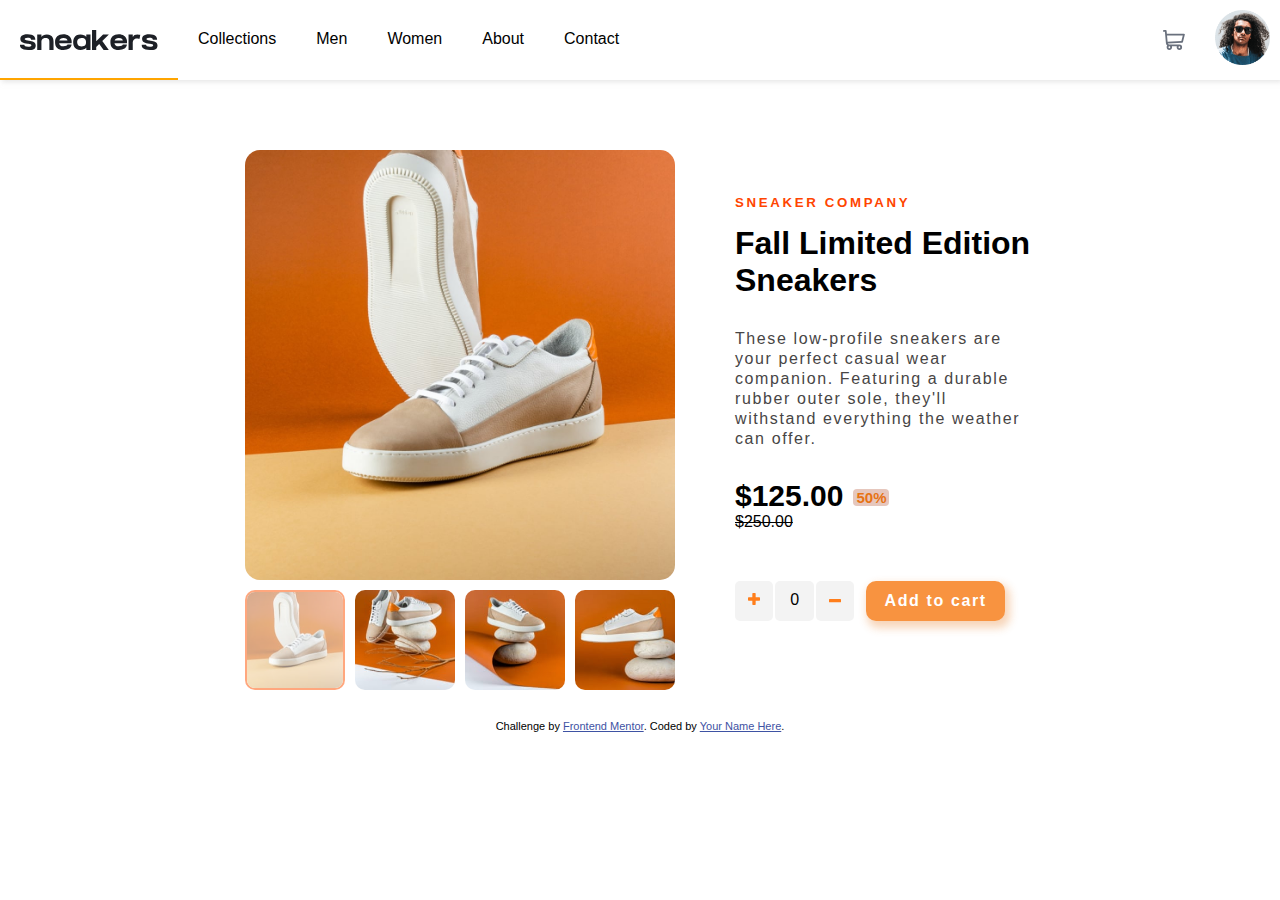
<file: index.html>
<!DOCTYPE html>
<html lang="en">
<head>
  <meta charset="UTF-8">
  <meta name="viewport" content="width=device-width, initial-scale=1.0"> <!-- displays site properly based on user's device -->

  <link rel="icon" type="image/png" sizes="32x32" href="./images/favicon-32x32.png">
  
  <title>Frontend Mentor | E-commerce product page</title>
  <link rel="preconnect" href="https://fonts.googleapis.com">
  <link rel="preconnect" href="https://fonts.gstatic.com" crossorigin>
  <link href="https: //fonts.googleapis.com/css2? family= Roboto:wght@100;500;900 & family= Shippori+Antique+B1 & display=swap" rel="stylesheet">
  <link rel="stylesheet" href="style.css" type="text/css">
  

  <!-- Feel free to remove these styles or customise in your own stylesheet 👍 -->
  <style>
    .attribution { font-size: 11px; text-align: center; }
    .attribution a { color: hsl(228, 45%, 44%); }
  </style>
</head>
<body>
  <nav>
    <ul class="nav__left">
      <li><svg width="138" height="20" xmlns="http://www.w3.org/2000/svg"><path d="M8.217 20c4.761 0 7.519-.753 7.519-4.606 0-3.4-3.38-4.172-6.66-4.682l-.56-.085-.279-.041-.35-.053c-2.7-.405-3.18-.788-3.18-1.471 0-.478.49-1.331 2.843-1.331 2.455 0 3.493.647 3.493 1.87v.134h4.281v-.133c0-2.389-1.35-5.238-7.774-5.238-5.952 0-7.201 2.584-7.201 4.752 0 3.097 2.763 4.086 7.223 4.675.21.028.433.054.659.081 1.669.197 3.172.42 3.172 1.585 0 1.01-1.615 1.222-3.298 1.222-2.797 0-3.784-.593-3.784-1.92v-.134H.002L0 14.926v.317c.008.79.118 1.913 1.057 2.862C2.303 19.362 4.712 20 8.217 20Zm13.21 0v-7.49c0-2.104.547-4.423 4.176-4.423 3.915 0 3.778 2.777 3.768 4.042V20h4.18v-7.768c0-2.264-.176-7.766-6.732-7.766-2.778 0-4.192.911-5.195 2.28h-.197V4.467H17.22V20h4.207Zm21.959 0c5.094 0 7.787-2.07 8.217-5.405H47.53c-.386 1.02-1.63 1.72-4.143 1.72-2.721 0-3.962-1.03-4.25-3.106h12.527c.24-2.13-.029-5.417-3.026-7.44v.005c-1.312-.915-3.056-1.465-5.251-1.465-5.24 0-8.336 2.772-8.336 7.845 0 5.17 3.02 7.846 8.336 7.846Zm4.099-9.574h-8.188c.486-1.574 1.764-2.431 4.089-2.431 2.994 0 3.755 1.267 4.099 2.431ZM70.499 20V4.457H66.29V6.74h-.176c-1.053-1.377-2.809-2.283-5.677-2.283-6.433 0-7.225 5.293-7.253 7.635v.137c0 2.092.732 7.771 7.241 7.771 2.914 0 4.684-.818 5.734-2.169h.131V20H70.5Zm-8.854-3.623c-3.996 0-4.447-3.032-4.447-4.148 0-1.21.426-4.148 4.455-4.148 3.631 0 4.374 2.044 4.374 4.148 0 2.35-.742 4.148-4.382 4.148ZM88.826 20l-6.529-9.045 6.588-6.488h-5.827l-6.836 6.756V0h-4.187v19.954h4.187V16.94l3.02-2.976L83.6 20h5.226Zm9.9 0c5.094 0 7.786-2.07 8.217-5.405h-4.074c-.387 1.02-1.63 1.72-4.143 1.72-2.721 0-3.962-1.03-4.25-3.106h12.527c.24-2.13-.029-5.417-3.026-7.44v.005c-1.312-.915-3.057-1.465-5.251-1.465-5.24 0-8.336 2.772-8.336 7.845 0 5.17 3.02 7.846 8.336 7.846Zm4.098-9.574h-8.187c.485-1.574 1.763-2.431 4.089-2.431 2.994 0 3.755 1.267 4.098 2.431ZM112.76 20v-6.97c0-2.103.931-4.542 4.05-4.542 1.33 0 2.393.236 2.785.346l.67-3.976c-.728-.16-1.626-.392-2.757-.392-2.665 0-3.622.794-4.486 2.282h-.262V4.466h-4.21V20h4.21Zm17.221 0c4.761 0 7.519-.753 7.519-4.606 0-3.4-3.38-4.172-6.66-4.682l-.56-.085-.279-.041-.349-.053c-2.701-.405-3.181-.788-3.181-1.471 0-.478.49-1.331 2.843-1.331 2.455 0 3.493.647 3.493 1.87v.134h4.282v-.133c0-2.389-1.35-5.238-7.775-5.238-5.952 0-7.201 2.584-7.201 4.752 0 3.097 2.763 4.086 7.224 4.675.21.028.432.054.658.081 1.669.197 3.172.42 3.172 1.585 0 1.01-1.615 1.222-3.298 1.222-2.796 0-3.784-.593-3.784-1.92v-.134h-4.319l-.001.301v.317c.008.79.117 1.913 1.056 2.862 1.246 1.257 3.655 1.895 7.16 1.895Z" fill="#1D2026" fill-rule="nonzero"/></svg></li>
      <li>Collections</li>
      <li>Men</li>
      <li>Women</li> 
      <li>About</li>
      <li>Contact</li>
    </ul>
    <ul class="nav__right">
      <li class="cart-svg"><svg width="22" height="20" xmlns="http://www.w3.org/2000/svg"><path d="M20.925 3.641H3.863L3.61.816A.896.896 0 0 0 2.717 0H.897a.896.896 0 1 0 0 1.792h1l1.031 11.483c.073.828.52 1.726 1.291 2.336C2.83 17.385 4.099 20 6.359 20c1.875 0 3.197-1.87 2.554-3.642h4.905c-.642 1.77.677 3.642 2.555 3.642a2.72 2.72 0 0 0 2.717-2.717 2.72 2.72 0 0 0-2.717-2.717H6.365c-.681 0-1.274-.41-1.53-1.009l14.321-.842a.896.896 0 0 0 .817-.677l1.821-7.283a.897.897 0 0 0-.87-1.114ZM6.358 18.208a.926.926 0 0 1 0-1.85.926.926 0 0 1 0 1.85Zm10.015 0a.926.926 0 0 1 0-1.85.926.926 0 0 1 0 1.85Zm2.021-7.243-13.8.81-.57-6.341h15.753l-1.383 5.53Z" fill="#69707D" fill-rule="nonzero"/></svg></li>
      <div class="cart">
        <h2>Cart</h2>
        <p>Your cart is empty.</p>
      </div>  
      <li><img src="images/image-avatar.png" width="55" height="55"></li>
    </ul>
  </nav>
  <main>

    <section class="image">
      <div id="big-img" class="bigger-1">
      </div>  
      <div class="small">
        <img id ="img1" class="onclick" src="images/image-product-1-thumbnail.jpg" width="" height="">
        <img id ="img2" src="images/image-product-2-thumbnail.jpg" width="" height="">
        <img id ="img3" src="images/image-product-3-thumbnail.jpg" width="" height="">
        <img id ="img4" src="images/image-product-4-thumbnail.jpg" width="" height="">
    </div>
    </section>
    
  <section>
        
      <div class="text">

        <h5 class="sneaker">SNEAKER COMPANY</h5>
        <h1 class="fall">Fall Limited Edition <br>Sneakers</h1>
        
        <p class="description">These low-profile sneakers are your perfect casual wear <br> companion. 
        Featuring a durable rubber outer sole, they'll <br> withstand everything the weather can offer.</p>
        <p class="price">$125.00 <span class="percent">50%</span></p>
        <p class="crossed">$250.00</p>
        
        <div class="count">

          <p id="plus-sneaker"><svg width="12" height="12" xmlns="http://www.w3.org/2000/svg" xmlns:xlink="http://www.w3.org/1999/xlink"><defs><path d="M12 7.023V4.977a.641.641 0 0 0-.643-.643h-3.69V.643A.641.641 0 0 0 7.022 0H4.977a.641.641 0 0 0-.643.643v3.69H.643A.641.641 0 0 0 0 4.978v2.046c0 .356.287.643.643.643h3.69v3.691c0 .356.288.643.644.643h2.046a.641.641 0 0 0 .643-.643v-3.69h3.691A.641.641 0 0 0 12 7.022Z" id="b"/></defs><use fill="#FF7E1B" fill-rule="nonzero" xlink:href="#b"/></svg>
          </p>
          <p id="num">0</p>
          <p id="minus-sneaker"><svg width="12" height="6" xmlns="http://www.w3.org/2000/svg" xmlns:xlink="http://www.w3.org/1999/xlink"><defs><path d="M11.357 3.332A.641.641 0 0 0 12 2.69V.643A.641.641 0 0 0 11.357 0H.643A.641.641 0 0 0 0 .643v2.046c0 .357.287.643.643.643h10.714Z" id="a"/></defs><use fill="#FF7E1B" fill-rule="nonzero" xlink:href="#a"/></svg>
          </p>     
          <button>
            Add to cart</button>
          
        </div>

      </div>
      
    </section>

  </main>
  
  <div class="attribution">
    Challenge by <a href="https://www.frontendmentor.io?ref=challenge" target="_blank">Frontend Mentor</a>. 
    Coded by <a href="#">Your Name Here</a>.
  </div>
  <script src="script.js"></script>
</body>
</html>
</file>
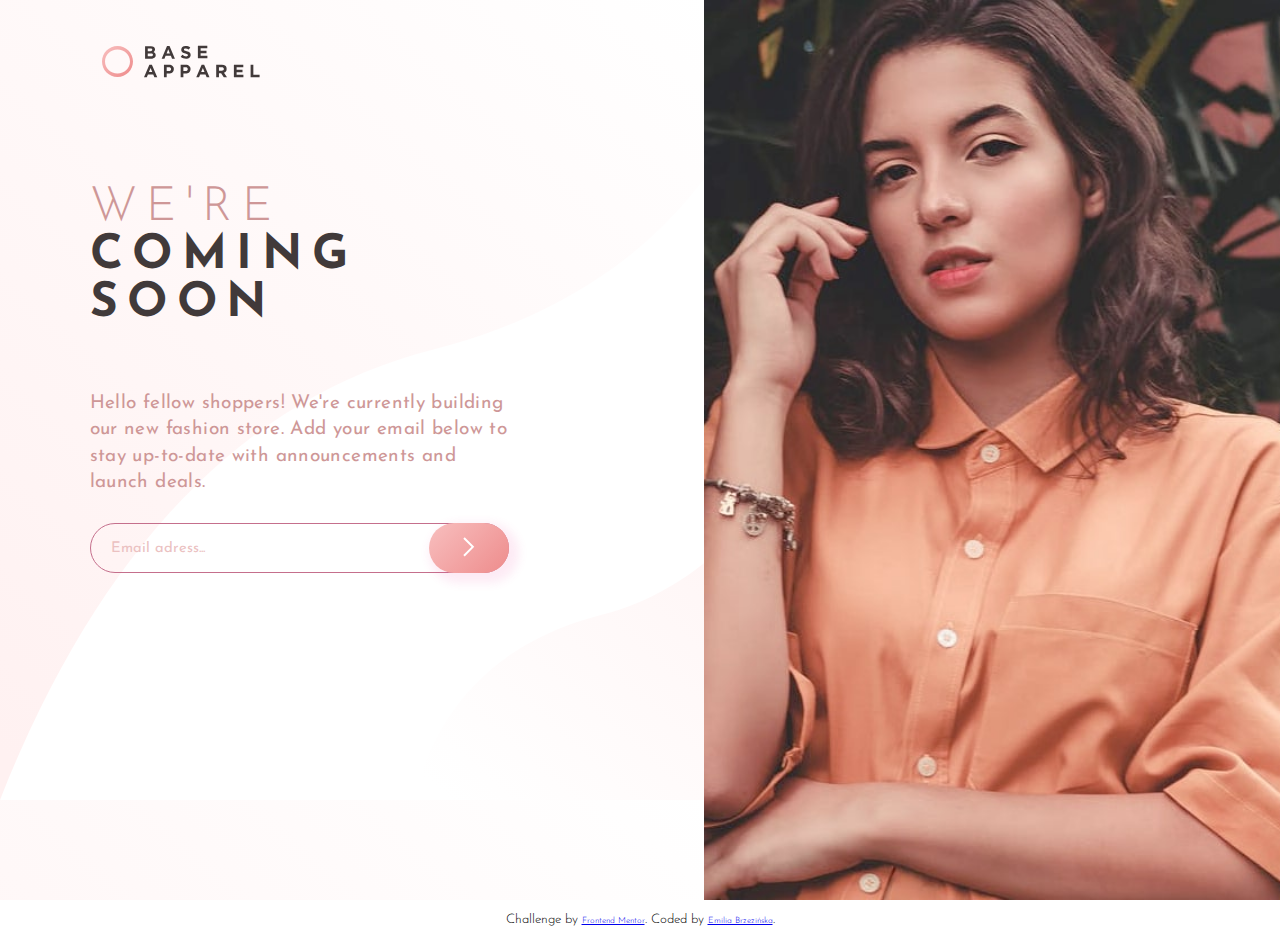
<file: apparel/index.html>
<!DOCTYPE html>
<html lang="en">
<head>
  <meta charset="UTF-8">
  <meta name="viewport" content="width=device-width, initial-scale=1.0"> <!-- displays site properly based on user's device -->

  <link rel="icon" type="image/png" sizes="32x32" href="./images/favicon-32x32.png">
  
  <title>Frontend Mentor | Base Apparel coming soon page</title>
  <link rel="preconnect" href="https://fonts.googleapis.com">
  <link rel="preconnect" href="https://fonts.gstatic.com" crossorigin>
  <link href="https://fonts.googleapis.com/css2?family=Josefin+Sans:wght@100;300;400;600&display=swap" rel="stylesheet"> 
  <link rel="stylesheet" href="style.css" type="text/css">

  
</head>
<body>
  <main>

    <div class="logo">
      <a href="index.html"><svg xmlns="http://www.w3.org/2000/svg" width="158" height="33"><defs><linearGradient id="a" x1="0%" y1="0%" y2="100%"><stop offset="0%" stop-color="#F8BFBF"/><stop offset="100%" stop-color="#EE8B8B"/></linearGradient></defs><g fill="none" fill-rule="evenodd"><path fill="#423A3A" fill-rule="nonzero" d="M53.699 10.2c0 .571-.11 1.071-.33 1.5-.221.428-.537.786-.947 1.071-.411.286-.905.5-1.483.643a7.997 7.997 0 0 1-1.92.215h-5.947V1.126h5.804c1.286 0 2.295.292 3.028.875.732.584 1.098 1.37 1.098 2.358v.036c0 .357-.045.673-.134.946a2.846 2.846 0 0 1-.875 1.322 3.49 3.49 0 0 1-.634.429c.726.274 1.298.646 1.714 1.116.417.47.626 1.122.626 1.956v.035zm-3.43-5.34v-.037c0-.416-.154-.735-.464-.955-.31-.22-.756-.33-1.34-.33h-2.714V6.18h2.536c.607 0 1.09-.104 1.447-.313.357-.208.535-.544.535-1.009zm.697 5v-.036c0-.416-.16-.747-.482-.99-.322-.245-.84-.367-1.554-.367h-3.18v2.75h3.27c.606 0 1.083-.11 1.428-.33.345-.22.518-.563.518-1.027zm21.945 3.769h-2.876l-1.143-2.804h-5.287l-1.143 2.804h-2.804l5.358-12.592h2.536l5.359 12.592zM67.91 8.396L66.249 4.34l-1.661 4.055h3.322zm20.73 1.536c0 .619-.113 1.17-.34 1.652a3.393 3.393 0 0 1-.946 1.214 4.277 4.277 0 0 1-1.447.75 6.281 6.281 0 0 1-1.858.26 8.28 8.28 0 0 1-2.804-.492 7.422 7.422 0 0 1-2.5-1.51L80.37 9.86a8.16 8.16 0 0 0 1.76 1.107c.6.274 1.259.411 1.973.411.572 0 1.015-.104 1.33-.312a.984.984 0 0 0 .474-.867v-.035c0-.179-.033-.337-.098-.474-.066-.137-.19-.265-.375-.384a3.928 3.928 0 0 0-.768-.357 13.29 13.29 0 0 0-1.277-.375 15.566 15.566 0 0 1-1.715-.518 4.83 4.83 0 0 1-1.304-.705 2.853 2.853 0 0 1-.83-1.045c-.197-.417-.295-.935-.295-1.554v-.036c0-.571.107-1.086.322-1.545.214-.458.514-.854.901-1.187a4.06 4.06 0 0 1 1.385-.768A5.564 5.564 0 0 1 83.62.948c.917 0 1.76.137 2.527.41a7.326 7.326 0 0 1 2.117 1.18l-1.43 2.071a9.057 9.057 0 0 0-1.642-.902 4.2 4.2 0 0 0-1.608-.33c-.536 0-.938.104-1.205.312-.268.209-.402.468-.402.777v.036c0 .202.038.378.116.527.077.149.217.283.42.402.202.119.479.232.83.339.351.107.795.232 1.33.375.632.167 1.194.354 1.688.563.495.208.911.458 1.25.75.34.292.596.634.769 1.027.172.393.259.863.259 1.41v.037zm16.76 3.331h-9.52V.761h9.43v2.447h-6.698v2.536h5.894V8.19h-5.894v2.625h6.787v2.447zm-50.148 19h-2.875l-1.143-2.804h-5.287l-1.143 2.804H42l5.358-12.592h2.536l5.358 12.592zm-5-5.233l-1.661-4.054-1.662 4.054h3.323zm21.587-2.911c0 .726-.131 1.363-.393 1.91a3.9 3.9 0 0 1-1.08 1.376c-.459.37-.995.646-1.608.83a6.816 6.816 0 0 1-1.974.277h-2.09v3.751h-2.75V19.761h5.108c.75 0 1.42.104 2.01.312.589.209 1.09.503 1.5.884.41.381.726.837.946 1.367.22.53.33 1.116.33 1.759v.036zm-2.786.053v-.035c0-.62-.2-1.09-.599-1.411-.399-.322-.943-.483-1.634-.483h-2.125v3.822h2.179c.69 0 1.226-.181 1.607-.544.381-.363.572-.813.572-1.349zm19.48-.053c0 .726-.132 1.363-.393 1.91a3.9 3.9 0 0 1-1.081 1.376c-.458.37-.994.646-1.607.83a6.816 6.816 0 0 1-1.974.277h-2.09v3.751h-2.75V19.761h5.108c.75 0 1.42.104 2.01.312.589.209 1.089.503 1.5.884.41.381.726.837.946 1.367.22.53.33 1.116.33 1.759v.036zm-2.787.053v-.035c0-.62-.2-1.09-.598-1.411-.399-.322-.944-.483-1.634-.483h-2.126v3.822h2.18c.69 0 1.226-.181 1.607-.544.38-.363.571-.813.571-1.349zm21.766 8.091h-2.875l-1.143-2.804h-5.287l-1.143 2.804H94.26l5.358-12.592h2.536l5.358 12.592zm-5-5.233l-1.662-4.054-1.66 4.054h3.321zm22.497 5.233h-3.214l-2.68-4h-2.16v4h-2.751V19.761h5.715c1.489 0 2.647.363 3.474 1.09.828.726 1.241 1.738 1.241 3.036v.035c0 1.012-.247 1.837-.74 2.474a4.295 4.295 0 0 1-1.939 1.402l3.054 4.465zm-3.16-8.198v-.036c0-.595-.191-1.041-.572-1.34-.381-.297-.911-.446-1.59-.446h-2.733v3.59h2.787c.678 0 1.2-.16 1.562-.482.364-.321.545-.75.545-1.286zm19.55 8.198h-9.52V19.761h9.431v2.447h-6.698v2.536h5.894v2.447h-5.894v2.625h6.787v2.447zm16.194 0h-8.984V19.761h2.75v10.002h6.234v2.5z"/><path fill="url(#a)" d="M15.5 32.088c-8.56 0-15.5-6.94-15.5-15.5 0-8.56 6.94-15.5 15.5-15.5 8.56 0 15.5 6.94 15.5 15.5 0 8.56-6.94 15.5-15.5 15.5zm0-3.5c6.904 0 12.5-5.373 12.5-12s-5.596-12-12.5-12S3 9.961 3 16.588s5.596 12 12.5 12z" transform="translate(0 -.088)"/></g></svg></a>
      
    </div>
  
    <section class="content">

      <div class="text">
        
        <h1>WE'RE<br> <strong>COMING <br> SOON</strong></h1>
        <p class="text-pink">Hello fellow shoppers! We're currently building our new fashion store. Add your email below to stay up-to-date with announcements and launch deals.</p>
      
      </div>

      <form> 

        <label for="email">

          <input class="email" type="email" name="email" placeholder="Email adress..." minlength="5">
            <button><svg xmlns="http://www.w3.org/2000/svg" width="12" height="20"><path fill="none" stroke="#FFF" stroke-width="2" d="M1 1l8.836 8.836L1 18.671"/></svg></button>
            <div class="icon-invalid"></div>
          <span>Please provide a valid email</span>

        </label>

      </form>

    </section>

    <section class="image">
      
     
    </section>

  </main>
  
  <footer>

    <p class="attribution">
      Challenge by <a href="https://www.frontendmentor.io?ref=challenge" target="_blank">Frontend Mentor</a>. 
      Coded by <a href="#">Emilia Brzezińska</a>.
    </p>

  </footer>
  
</body>
</html>
</file>
<file: style.css>
* {
    font-family: Roboto, sans-serif;
    box-sizing: border-box;
    padding: 0px;
    margin: 0px;
}



/* nav style */


nav {
    display: flex;
    justify-content: space-between;
    width: 100%;
    height: 80px;
    box-shadow: 2px 2px 5px 0px #cfcfcf83;
    font-weight: 100;
}


.nav__left {
    display: flex;
    justify-content: flex-start;
    align-items: center;
    
}

.nav__right {
    display: flex;
    justify-content: flex-start;
    align-items: center;
    
}

li {
    list-style-type: none;
    height: 80px;
    padding: 30px 20px;
    align-self: center;
    cursor: pointer;
}

.nav__right li:last-child {
    padding: 10px;
}

li:hover {
    
    border-bottom: 2px solid orange;
}

.cart {
    width: 300px;
    height: 300px;
    position: absolute;
    background-color: white;
    top: 100px;
    right: 0px;
    box-shadow: 5px 5px 8px 2px rgba(197, 187, 187, 0.466);
    display: none; 
    
}

.cart :nth-child(1){
    border-bottom: 1px solid gray;
    width: 100%;
    height: 70px;
    font-weight: 600;
    justify-self: start;
    padding: 20px;
}

.cart :nth-child(2){
    font-weight: 1000;
    color: rgb(153, 147, 147);
    justify-self: center;
    padding: 20px;
}

li.cart-svg:hover + .cart {
    display: grid;
    
} 

/* main section flexbox */

main {
    margin-top: 40px;
    display: flex;
    justify-content: center;
    padding: 30px;
    
}

section .text {
    width: 300px;
    margin-left: 60px; 
    
}

section.image {
    display: flex;
    flex-direction: column;
}

/* styling thumbnails */

.small img {
    height: 100px;
    width: 100px;
    border-radius: 10px;
    cursor: pointer;
      
}

.small img:hover {
    opacity: 0.7;
}

.onclick {
    opacity: 0.5;
    border: 2px solid rgb(255, 81, 0);
}


/* JS classes gallery */

#big-img{
    height: 430px;
    width: 430px;
    border-radius: 15px;
    background-image: url(images/image-product-0.jpg);
    background-size: 430px 430px;
    background-repeat: no-repeat;
}

/* end of js classes */


div.small{
    display:flex;
    justify-content: space-between;
    gap: 10px;
    width: 410px;
    margin-top: 10px;

}


 .crossed {
    text-decoration: line-through;
}

.sneaker {
    margin-top: 15%;
    color: orangered;
    letter-spacing: 0.2em;
}

.fall {
    margin-top: 5%;
    font-weight: bolder
}

.description {
    margin-top: 10%;
    color: rgb(71, 69, 69);
    letter-spacing: 0.1em;
    line-height: 1.25;
}

.price {
    margin-top: 10%;
    font-weight: 900;
    font-size: 30px;
    position: relative;
}


.percent {
    position : absolute;
    padding: 0px 3px;
    color: #e67315;
    font-weight: 900;
    text-align: center;
    background-color: rgb(230, 199, 189);
    border-radius: 4px;
    font-size: 15px;
    margin:10px
}

.percent, .price {
    display: inline-block;
} 



.count {
    display: flex;
    flex-direction: row;
    column-gap: 2px;
    justify-content: center;
    align-items: center;
    width: 280px;
    height: 40px; 
    margin-top: 50px;
    
}

.count p {
    width: 40px;
    height: 40px;
    border-radius: 5px;
    padding: 10px;
    background-color:#f3f3f3;
    text-align: center;
}

.count p:nth-child(1):hover, .count p:nth-child(3):hover {
    background-color: #f8934080;
    cursor: pointer;
}

button {
    width: 150px;
    height: 40px;
    background-color: #f89340;
    border: none;
    margin: 20px 10px;
    padding: 5px;
    border-radius: 10px;
    text-align: center;
    font-weight: bold;
    font-size: 16px;
    letter-spacing: 0.1em;
    color: white;
    box-shadow: 3px 5px 8px 2px #e6761c4f;
    cursor: pointer
}

button:hover {
    background-color: #e67315;
}
</file>
<file: apparel/style.css>
* {
    box-sizing: border-box;
    font-family: 'Josefin Sans', sans-serif;
    font-size: 0.66em;
    font-weight: 300;
    
}


body{
    width: 100%;
    height: 100vh;
    margin: 0px;}


main {
    justify-self: center;
    display: flex;
    justify-content: center;
    background-image: url(images/bg-pattern-desktop.svg);
    align-items: center;
    
}



.content {
    display: flex;
    flex-direction: column;
    justify-content: flex-start;
    align-items:flex-start ;
    width: 55%;
    min-width: 300px;
    min-height: 600px;
    height: 100vh;
    padding: 0 7%;
    background-size:cover;
    background-repeat:no-repeat;
}

.image {
    width: 45%;
    height: 100vh;
    min-height: 600px;
    background-image: url(images/hero-desktop.jpg);
    background-size:cover;
    background-position: center top; 
    
     
}

footer {
    width: 100%;
    text-align: center;
    font-size: 20px;
}



.logo {
    position: absolute;
    top: 5%;
    left: 0;
    padding: 0 8%;
}


h1 {
    color: hsl(0, 36%, 70%);
    text-align: left;
    letter-spacing: 0.2em;
    font-size: 4.5rem;
    font-weight: 300;
    margin-top: 35%;
    margin-bottom: 0px;
}

strong {
    color: hsl(0, 6%, 24%);
    font-weight: bold;
    font-size: 4.5rem;
}

.text-pink {
    color: hsl(0, 36%, 70%);
    text-align: left;
    width: 80%;
    letter-spacing: 0.02em;
    line-height: 1.4em;
    margin: 12% 0 5% 0;
    font-weight: 400;
    font-size: 1.8rem;
}


form {
    width: 80%;
    min-width: 250px;
    position: relative;
    display: block; 
    height: 70px;
}



.email {
    position: absolute;
    width: 100%;
    height: 50px;
    border-radius: 25px;
    border: 1px rgb(197, 111, 140) solid;
    background-color: rgba(255, 255, 255, 0);
    padding: 0px 20px;
    font-size: 1.4rem;
    font-weight: 400;
    color: hsl(0, 36%, 70%);
}

    .email::placeholder {
        font-size: 1.4rem;
        font-weight: 400;
        color: hsl(0, 51%, 84%);

    }

button {
    position: absolute;
    right: 0;
    width: 80px;
    height: 50px;
    border-radius: 25px;
    border: none;
    background: linear-gradient(135deg,hsl(0, 80%, 86%), hsl(0, 74%, 74%));
    box-shadow: 5px 5px 10px 5px #e94ca81c;
    cursor: pointer;
}

    button:hover {
        background: linear-gradient(135deg,hsl(0, 80%, 86%), hsl(0, 71%, 67%));
    }

.icon-invalid {
    width: 24px;
    height: 24px;
    position: absolute;
    background-color: rgba(250, 250, 250, 0);
    background-image: url(images/icon-error.svg);
    background-repeat: no-repeat;
    border: 0px;
    z-index: 1;
    bottom: 32px;
    right: 85px;
    display: none;
}

form span {
    position: absolute;
    bottom: 0px;
    left: 20px;
    display:none;
    width: 300px;
    font-size: 12px;
    color: red;
}



    form:invalid span {
        display:block;
    } 

    
    form:invalid .icon-invalid {
        display: block;
    }


    .email:focus-visible {
        border: 1px solid rgb(184, 65, 65);
        outline: none;
    }

        form:invalid .email:focus-visible{
            border: 1px solid red;
        }

        form:invalid button:hover{
            background: linear-gradient(135deg,hsl(0, 80%, 86%), hsl(0, 67%, 43%));
            box-shadow:  5px 5px 10px 2px hsla(0, 83%, 61%, 0.342);    
        }

        
        form:valid .email:focus-visible {
            border: 1px solid rgb(123, 156, 85);
        }
        
        form:valid button:hover{
            background: linear-gradient(135deg,hsl(76, 80%, 86%), hsl(96, 18%, 54%));
            box-shadow:  5px 5px 10px 2px hsla(97, 18%, 54%, 0.342);
        }




    @media (max-width: 370px) {
       
        main {
            flex-direction: column-reverse;
            align-items: flex-start;
        }


        .logo{
            position: static;
            height: 70px;
            width: 100%;
            padding: 15px;
            order: 1;
            
        }


        .image{
            width: 100%;
            height: 30%;
            min-height: 250px;
            background-size: cover;
        }

        .content{
            height: 450px;
            min-height: 450px;
        }

        .logo svg{
        transform: translate(-50, -30%);
        }
 
        button {
        width: 70px;
        }

        h1 {
        text-align: center;
        margin: 40px 0px 18px 0px;
        font-size: 30px;
        
        }

        strong{
            font-size: 30px;
        }


       .icon-invalid {
        top: 14px;
        right: 69px;
       
        }

        .text-pink {
        text-align: center;
        width: 100%;
        margin: 20px 5px;
        padding-bottom: 20px;
        padding-top: 10px;
        
       }

       .emial{
        width: 100%;
        margin: 20px;
        
       }
}
</file>
